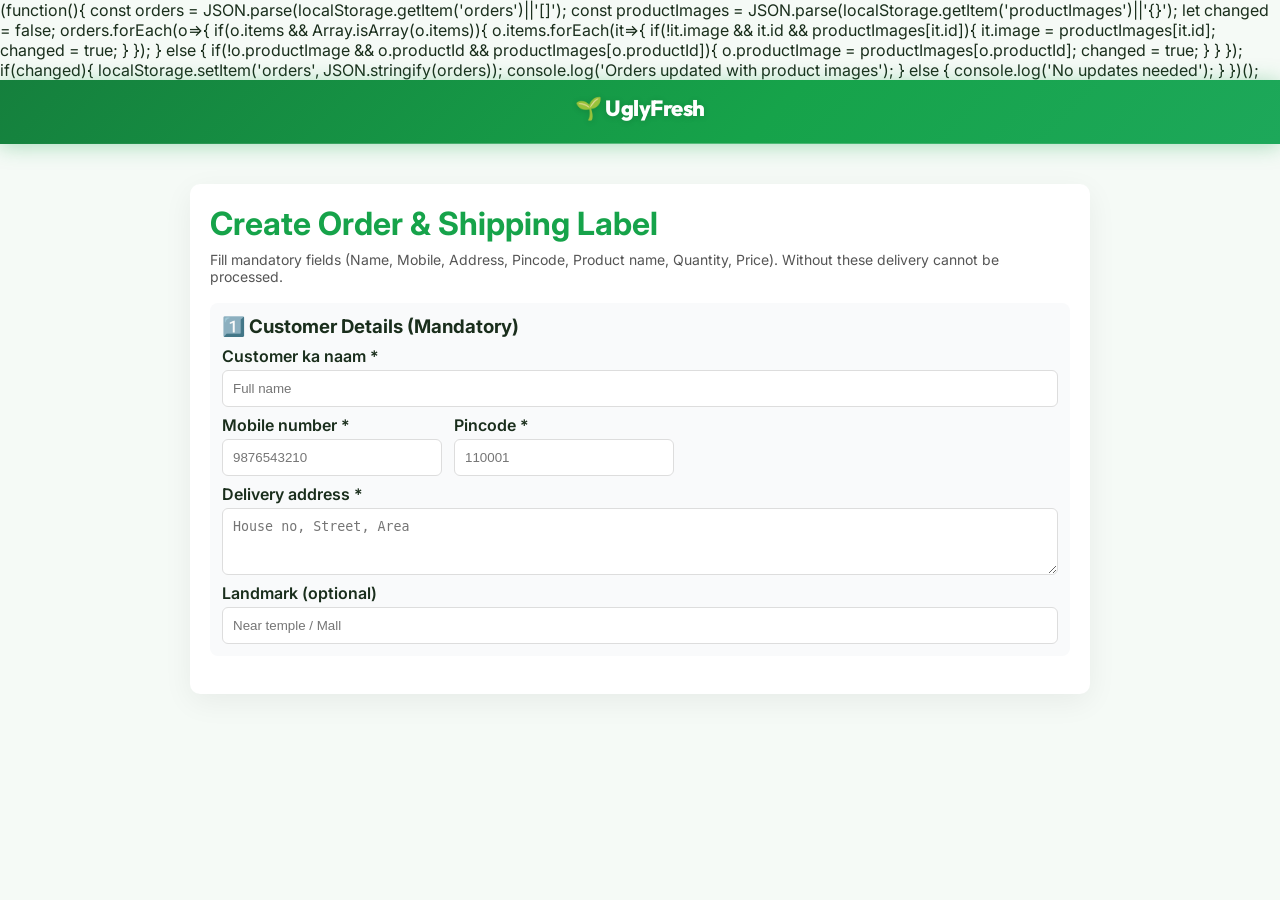
<file: buy_seller.html>
(function(){
  const orders = JSON.parse(localStorage.getItem('orders')||'[]');
  const productImages = JSON.parse(localStorage.getItem('productImages')||'{}');
  let changed = false;
  orders.forEach(o=>{
    if(o.items && Array.isArray(o.items)){
      o.items.forEach(it=>{
        if(!it.image && it.id && productImages[it.id]){ it.image = productImages[it.id]; changed = true; }
      });
    } else {
      if(!o.productImage && o.productId && productImages[o.productId]){ o.productImage = productImages[o.productId]; changed = true; }
    }
  });
  if(changed){ localStorage.setItem('orders', JSON.stringify(orders)); console.log('Orders updated with product images'); } else { console.log('No updates needed'); }
})();<!doctype html>
<html lang="en">
<head>
  <meta charset="utf-8">
  <meta name="viewport" content="width=device-width,initial-scale=1">
  <title>Seller Orders — UglyFresh</title>
  <link rel="preconnect" href="https://fonts.googleapis.com">
  <link rel="preconnect" href="https://fonts.gstatic.com" crossorigin>
  <link href="https://fonts.googleapis.com/css2?family=Inter:wght@300;400;500;600;700;800;900&family=Outfit:wght@400;600;700;800;900&display=swap" rel="stylesheet">
  <link rel="stylesheet" href="style.css">
  <style>
    main { max-width:900px; margin:40px auto; padding:20px; background:#fff; border-radius:10px; box-shadow:0 8px 30px rgba(0,0,0,0.06); }
    h1{ color:#16a34a; margin-bottom:8px }
    section{ margin:18px 0; padding:12px; border-radius:8px; background:#f9fafb; }
    label{ display:block; margin:8px 0 4px; font-weight:600 }
    input[type="text"], input[type="tel"], input[type="number"], textarea, select { width:100%; padding:10px; border-radius:6px; border:1px solid #ddd }
    .row{ display:flex; gap:12px; }
    .col{ flex:1 }
    .small { max-width:220px }
    .btn { padding:10px 14px; border-radius:8px; border:none; cursor:pointer; font-weight:700 }
    .btn-primary{ background:#16a34a; color:#fff }
    .btn-ghost{ background:#fff; border:1px solid #16a34a; color:#16a34a }
    .badge{ display:inline-block; background:#e6ffed; color:#087f5b; padding:6px 8px; border-radius:6px; font-weight:700 }
    .label-preview{ background:#fff; border:1px dashed #ddd; padding:10px; margin-top:8px; border-radius:6px }
    .timeline{ display:flex; gap:8px; align-items:center; margin-top:8px }
    .step{ padding:8px 10px; border-radius:8px; background:#fff; border:1px solid #eee; font-weight:700 }
    .step.active{ background:#16a34a; color:#fff }
    .note{ color:#555; font-size:14px; margin-top:8px }
  </style>
</head>
<body>
  <nav>
    <h1>🌱 UglyFresh</h1>
  </nav>
  <main>
    <h1>Create Order &amp; Shipping Label</h1>
    <p class="note">Fill mandatory fields (Name, Mobile, Address, Pincode, Product name, Quantity, Price). Without these delivery cannot be processed.</p>

    <!-- 1️⃣ Customer Details -->
    <section id="customer-details">
      <h3>1️⃣ Customer Details (Mandatory)</h3>
      <label for="cust-name">Customer ka naam *</label>
      <input id="cust-name" type="text" required placeholder="Full name">

      <div class="row">
        <div class="col small">
          <label for="cust-mobile">Mobile number *</label>
          <input id="cust-mobile" type="tel" pattern="[0-9]{10}" required placeholder="9876543210">
        </div>
        <div class="col small">
          <label for="cust-pincode">Pincode *</label>
          <input id="cust-pincode" type="text" pattern="[0-9]{6}" required placeholder="110001">
        </div>
      </div>

      <label for="cust-address">Delivery address *</label>
      <textarea id="cust-address" rows="3" required placeholder="House no, Street, Area"></textarea>

      <label for="cust-landmark">Landmark (optional)</label>
      <input id="cust-landmark" type="text" placeholder="Near temple / Mall">
    </section>




</html></body>  </main>    <!-- truncated: backup of seller page -->
</file>
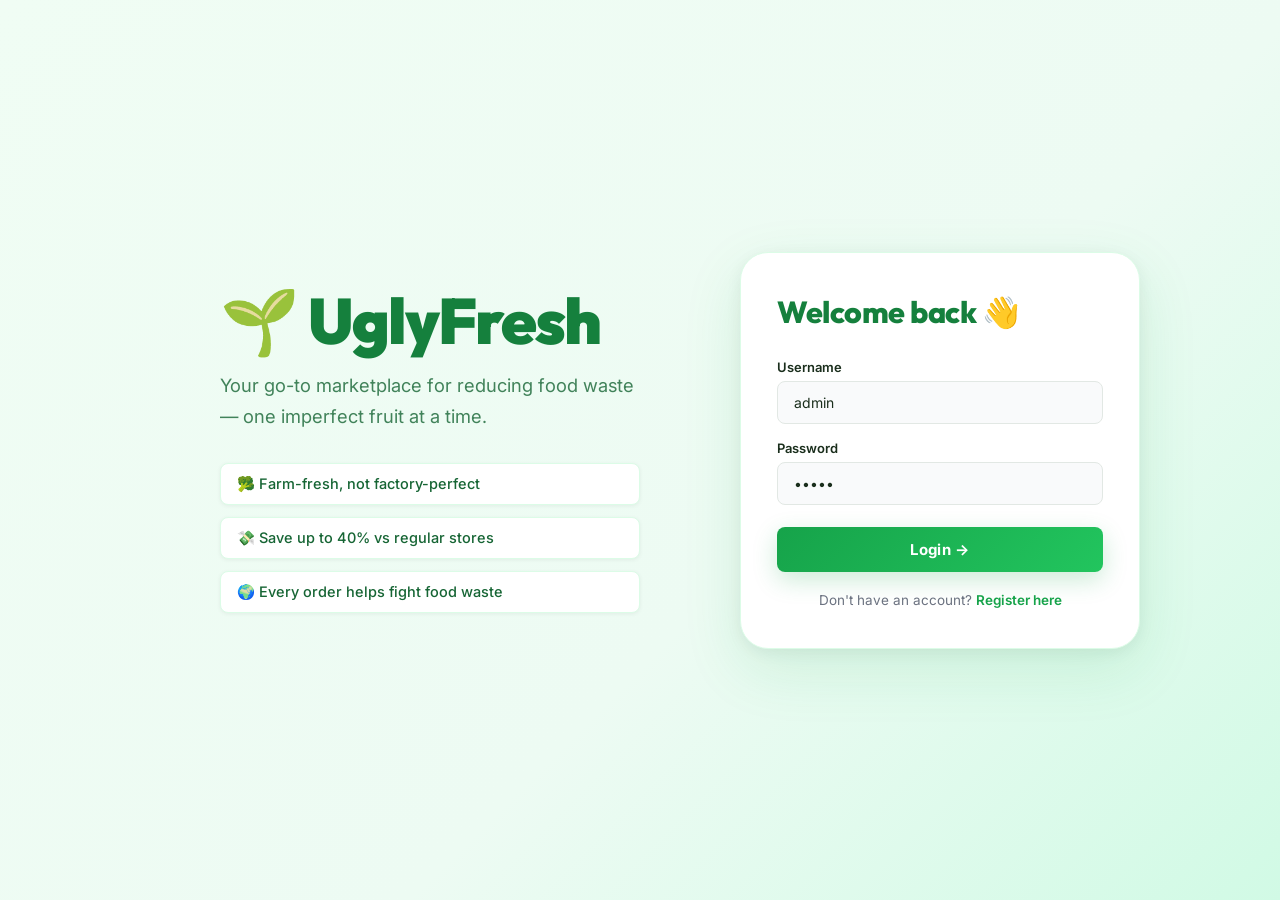
<file: cart.html>
<!DOCTYPE html>
<html lang="en">
<head>
  <meta charset="UTF-8">
  <meta name="viewport" content="width=device-width, initial-scale=1.0">
  <title>Your Cart – UglyFresh</title>
  <meta name="description" content="Review your UglyFresh cart and checkout to save money on fresh produce.">
  <link rel="preconnect" href="https://fonts.googleapis.com">
  <link rel="preconnect" href="https://fonts.gstatic.com" crossorigin>
  <link href="https://fonts.googleapis.com/css2?family=Inter:wght@300;400;500;600;700;800;900&family=Outfit:wght@400;600;700;800;900&display=swap" rel="stylesheet">
  <link rel="stylesheet" href="style.css">
</head>
<body>

  <!-- Navbar -->
  <nav>
    <h1>🌱 UglyFresh</h1>
    <div class="nav-buttons">
      <a href="index.html" class="cart-btn">🏠 Home</a>
      <a href="orders.html" class="cart-btn">📦 Orders</a>
    </div>
  </nav>

  <!-- Cart Hero -->
  <div class="cart-hero">
    <h1 class="cart-page-title">🛒 Your Shopping Cart</h1>
  </div>

  <!-- Cart Content -->
  <main id="cart-page"></main>

  <!-- Footer -->
  <footer>
    © 2025 <strong>UglyFresh</strong> | Eat Different. Waste Less.
  </footer>

  <script src="app.js"></script>
</body>
</html>
</file>
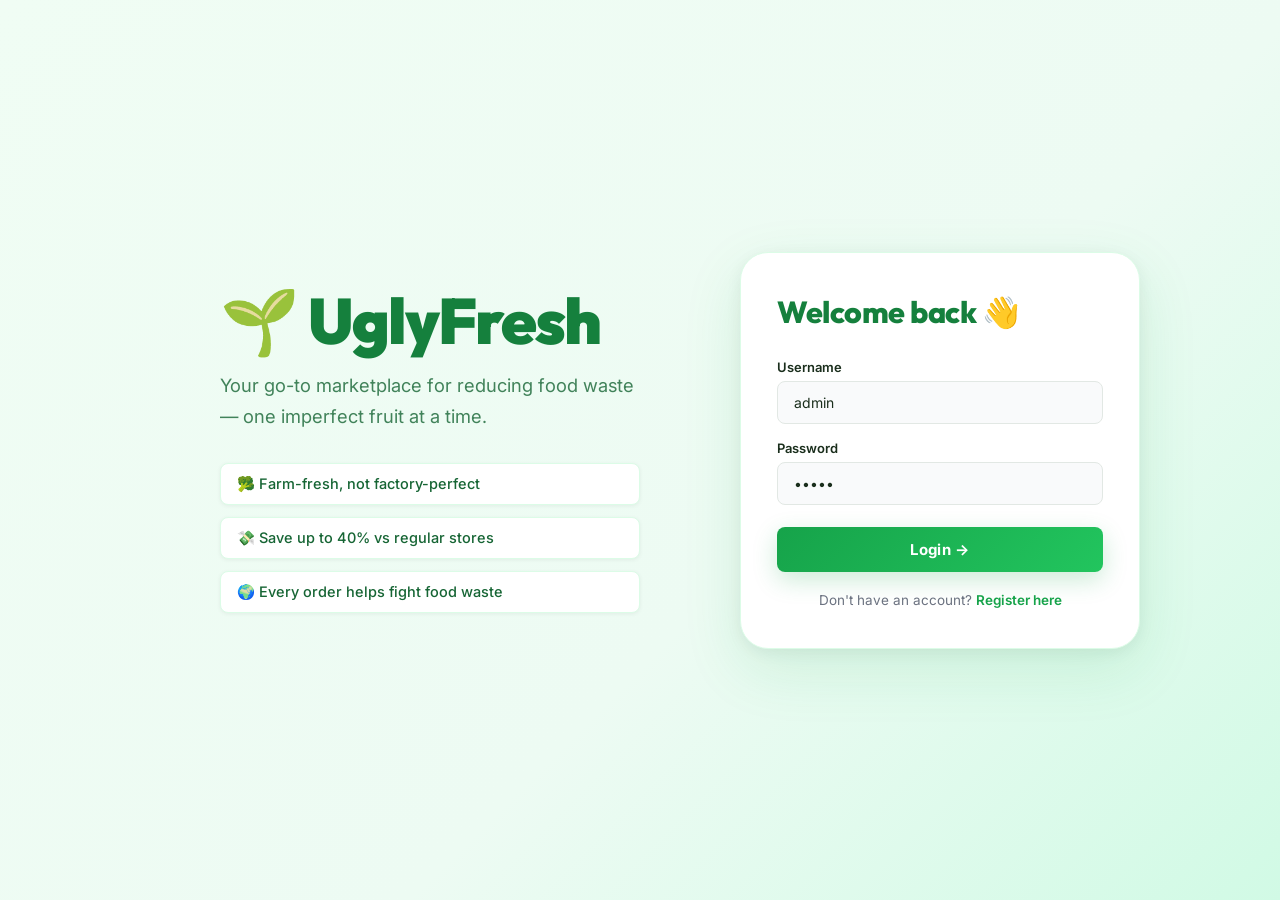
<file: login.html>
<!DOCTYPE html>
<html lang="en">
<head>
  <meta charset="UTF-8">
  <meta name="viewport" content="width=device-width, initial-scale=1.0">
  <title>Login – UglyFresh</title>
  <meta name="description" content="Log in to your UglyFresh account to buy ugly, fresh produce and help reduce food waste.">
  <link rel="preconnect" href="https://fonts.googleapis.com">
  <link rel="preconnect" href="https://fonts.gstatic.com" crossorigin>
  <link href="https://fonts.googleapis.com/css2?family=Inter:wght@300;400;500;600;700;800;900&family=Outfit:wght@400;600;700;800;900&display=swap" rel="stylesheet">
  <link rel="stylesheet" href="style.css">
</head>
<body>
  <div class="login-wrapper">

    <!-- Left branding panel -->
    <div class="login-left">
      <div class="logo-text">
        <h1>🌱 UglyFresh</h1>
        <p>Your go-to marketplace for reducing food waste — one imperfect fruit at a time.</p>
        <div class="login-perks">
          <div class="perk-item">🥦 Farm-fresh, not factory-perfect</div>
          <div class="perk-item">💸 Save up to 40% vs regular stores</div>
          <div class="perk-item">🌍 Every order helps fight food waste</div>
        </div>
      </div>
    </div>

    <!-- Right login form -->
    <div class="login-right">
      <div class="login-container">
        <h2>Welcome back 👋</h2>
        <form id="login-form">
          <div>
            <label for="username">Username</label>
            <input type="text" id="username" required placeholder="Enter your username" value="admin" autocomplete="username">
          </div>
          <div>
            <label for="password">Password</label>
            <input type="password" id="password" required placeholder="Enter your password" value="admin" autocomplete="current-password">
          </div>
          <button type="submit" id="login-submit-btn">Login →</button>
        </form>
        <p>Don't have an account? <a href="register.html">Register here</a></p>
      </div>
    </div>

  </div>

  <script src="app.js"></script>
  <script>
    document.getElementById('login-form').addEventListener('submit', function(event) {
      event.preventDefault();
      const username = document.getElementById('username').value;
      const password = document.getElementById('password').value;
      const registeredUser = localStorage.getItem('registeredUser');
      if (registeredUser) {
        const userData = JSON.parse(registeredUser);
        if (userData.username === username && userData.password === password) {
          window.location.href = 'index.html';
        } else {
          alert('Invalid username or password!');
        }
      } else {
        // allow admin/admin for demo
        if (username === 'admin' && password === 'admin') {
          window.location.href = 'index.html';
        } else {
          alert('No registered user found. Please register first.');
        }
      }
    });
  </script>
</body>
</html>
</file>
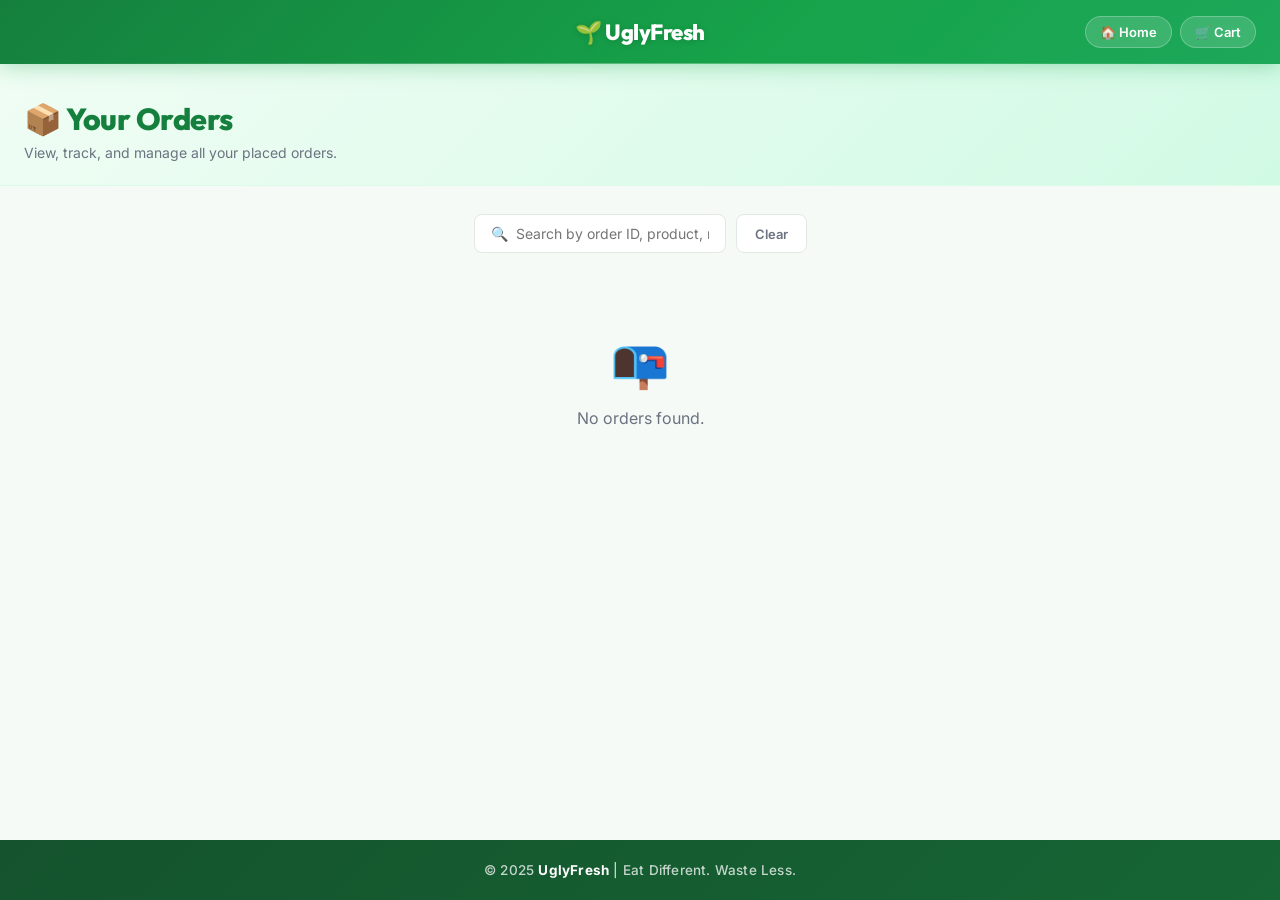
<file: orders.html>
<!doctype html>
<html lang="en">
<head>
  <meta charset="utf-8">
  <meta name="viewport" content="width=device-width,initial-scale=1">
  <title>Your Orders — UglyFresh</title>
  <meta name="description" content="View and manage your UglyFresh orders.">
  <link rel="preconnect" href="https://fonts.googleapis.com">
  <link rel="preconnect" href="https://fonts.gstatic.com" crossorigin>
  <link href="https://fonts.googleapis.com/css2?family=Inter:wght@300;400;500;600;700;800;900&family=Outfit:wght@400;600;700;800;900&display=swap" rel="stylesheet">
  <link rel="stylesheet" href="style.css">
  <style>
    /* Orders-specific styles that complement style.css */
    .orders-hero {
      background: linear-gradient(135deg, var(--green-50), #d1fae5);
      padding: 36px 24px 24px;
      border-bottom: 1px solid var(--green-100);
    }
    .orders-hero h1 {
      font-family: 'Outfit', sans-serif;
      font-size: 1.9rem;
      font-weight: 800;
      color: var(--green-700);
      letter-spacing: -0.5px;
      margin-bottom: 6px;
    }
    .orders-hero p {
      color: var(--text-muted);
      font-size: 14px;
    }

    .orders-wrapper {
      max-width: 900px;
      margin: 0 auto;
      padding: 28px 24px 60px;
    }

    .search-row {
      display: flex;
      gap: 10px;
      margin-bottom: 20px;
    }
    .search-row input {
      flex: 1;
      padding: 10px 16px;
      border-radius: var(--radius-sm, 8px);
      border: 1.5px solid var(--border, #e2e8e4);
      font-family: 'Inter', sans-serif;
      font-size: 14px;
      outline: none;
      transition: 0.2s;
      background: white;
      color: var(--text, #1a2e1c);
    }
    .search-row input:focus {
      border-color: var(--green-500, #22c55e);
      box-shadow: 0 0 0 3px rgba(34,197,94,0.1);
    }
    .search-row button {
      padding: 10px 18px;
      border-radius: var(--radius-sm, 8px);
      border: 1.5px solid var(--border, #e2e8e4);
      background: white;
      font-family: 'Inter', sans-serif;
      font-weight: 600;
      font-size: 13px;
      cursor: pointer;
      transition: 0.2s;
      color: var(--text-muted, #6b7280);
    }
    .search-row button:hover {
      background: var(--green-50, #f0fdf4);
      border-color: var(--green-300, #86efac);
      color: var(--green-700, #15803d);
    }

    .orders-list {
      display: flex;
      flex-direction: column;
      gap: 12px;
    }

    .order-item {
      display: flex;
      justify-content: space-between;
      align-items: center;
      padding: 16px 20px;
      background: white;
      border: 1px solid var(--border, #e2e8e4);
      border-radius: var(--radius-md, 14px);
      box-shadow: var(--shadow-sm, 0 1px 4px rgba(0,0,0,0.06));
      gap: 16px;
      transition: 0.2s;
    }
    .order-item:hover {
      border-color: var(--green-200, #bbf7d0);
      box-shadow: var(--shadow-md, 0 4px 16px rgba(0,0,0,0.09));
    }

    .order-meta {
      display: flex;
      align-items: center;
      gap: 14px;
    }
    .order-thumb {
      width: 58px;
      height: 58px;
      border-radius: 10px;
      object-fit: cover;
      flex-shrink: 0;
      background: var(--green-50);
    }
    .order-info .order-id {
      font-family: 'Outfit', sans-serif;
      font-weight: 700;
      font-size: 15px;
      color: var(--text, #1a2e1c);
    }
    .order-status {
      display: inline-block;
      font-size: 11px;
      font-weight: 700;
      padding: 2px 9px;
      border-radius: 50px;
      margin-left: 8px;
      background: var(--green-100);
      color: var(--green-700);
      text-transform: uppercase;
      letter-spacing: 0.4px;
    }
    .order-status.cancelled {
      background: #fee2e2;
      color: var(--red-dark, #dc2626);
    }
    .order-desc {
      font-size: 13px;
      color: var(--text-muted, #6b7280);
      margin-top: 3px;
    }

    .order-actions {
      display: flex;
      gap: 8px;
      flex-shrink: 0;
    }
    .order-actions .btn-details {
      padding: 7px 14px;
      border-radius: 8px;
      border: 1.5px solid var(--border);
      background: white;
      font-family: 'Inter', sans-serif;
      font-size: 13px;
      font-weight: 600;
      cursor: pointer;
      transition: 0.2s;
      color: var(--text-muted);
    }
    .order-actions .btn-details:hover {
      background: var(--green-50);
      border-color: var(--green-400);
      color: var(--green-700);
    }
    .order-actions .btn-cancel {
      padding: 7px 14px;
      border-radius: 8px;
      border: none;
      background: #fef2f2;
      color: var(--red, #ef4444);
      font-family: 'Inter', sans-serif;
      font-size: 13px;
      font-weight: 600;
      cursor: pointer;
      transition: 0.2s;
    }
    .order-actions .btn-cancel:hover {
      background: var(--red, #ef4444);
      color: white;
    }
    .order-actions .btn-cancel:disabled {
      background: #f3f4f6;
      color: #9ca3af;
      cursor: default;
    }

    .empty-orders {
      text-align: center;
      padding: 60px 20px;
      color: var(--text-muted);
      font-size: 16px;
    }
    .empty-orders span { font-size: 48px; display: block; margin-bottom: 16px; }

    /* Modal */
    .modal-overlay {
      position: fixed; inset: 0;
      background: rgba(0,0,0,0.45);
      display: flex; align-items: center; justify-content: center;
      z-index: 9999;
      backdrop-filter: blur(4px);
    }
    .modal-box {
      width: 680px;
      max-width: 95%;
      background: white;
      border-radius: 20px;
      padding: 28px 28px 24px;
      box-shadow: 0 24px 64px rgba(0,0,0,0.18);
      max-height: 85vh;
      overflow-y: auto;
    }
    .modal-box h3 {
      font-family: 'Outfit', sans-serif;
      font-size: 1.3rem;
      font-weight: 800;
      color: var(--green-700);
      margin-bottom: 16px;
    }
    .modal-item-row {
      display: flex;
      align-items: center;
      gap: 14px;
      padding: 10px 0;
      border-bottom: 1px solid var(--border);
    }
    .modal-item-row:last-of-type { border-bottom: none; }
    .modal-item-img {
      width: 68px; height: 68px;
      object-fit: cover;
      border-radius: 10px;
      flex-shrink: 0;
      background: var(--green-50);
    }
    .modal-item-name { font-weight: 700; font-size: 15px; margin-bottom: 3px; }
    .modal-item-price { font-size: 13px; color: var(--text-muted); }
    .modal-total {
      font-family: 'Outfit', sans-serif;
      font-size: 1.15rem;
      font-weight: 800;
      color: var(--green-700);
      margin-top: 14px;
      text-align: right;
    }
    .modal-customer {
      margin-top: 14px;
      padding: 12px 16px;
      background: var(--green-50);
      border-radius: 10px;
      font-size: 13.5px;
    }
    .modal-customer strong { display: block; margin-bottom: 4px; color: var(--text); }
    .modal-trace {
      margin-top: 10px;
      font-size: 12px;
      color: var(--text-muted);
    }
    .modal-close-row {
      display: flex;
      justify-content: flex-end;
      margin-top: 20px;
    }
    .modal-close-btn {
      padding: 9px 20px;
      border-radius: 8px;
      border: 1.5px solid var(--border);
      background: white;
      font-family: 'Inter', sans-serif;
      font-weight: 600;
      font-size: 14px;
      cursor: pointer;
      transition: 0.2s;
    }
    .modal-close-btn:hover { background: var(--green-50); border-color: var(--green-400); }
  </style>
</head>
<body>

  <!-- Navbar -->
  <nav>
    <h1>🌱 UglyFresh</h1>
    <div class="nav-buttons">
      <a href="index.html" class="cart-btn">🏠 Home</a>
      <a href="cart.html"  class="cart-btn">🛒 Cart</a>
    </div>
  </nav>

  <!-- Hero -->
  <div class="orders-hero">
    <h1>📦 Your Orders</h1>
    <p>View, track, and manage all your placed orders.</p>
  </div>

  <!-- Content -->
  <div class="orders-wrapper">
    <div class="search-row">
      <input id="orders-search" type="text" placeholder="🔍  Search by order ID, product, name, or phone…">
      <button onclick="document.getElementById('orders-search').value=''; renderOrders();">Clear</button>
    </div>
    <div id="orders-list" class="orders-list"></div>
  </div>

  <!-- Footer -->
  <footer>
    © 2025 <strong>UglyFresh</strong> | Eat Different. Waste Less.
  </footer>

  <script>
    function fmt(n){ return Number(n||0).toFixed(2); }

    function getProductImages(){
      try { return JSON.parse(localStorage.getItem('productImages')||'{}'); } catch(e){ return {}; }
    }

    function renderOrders(){
      const el  = document.getElementById('orders-list');
      const all = JSON.parse(localStorage.getItem('orders')||'[]').slice().reverse();
      const q   = (document.getElementById('orders-search')?.value||'').trim().toLowerCase();
      let list  = q ? all.filter(o => {
        return [o.id, o.product, o.customer?.name, o.customer?.phone, o.trackingId]
          .join(' ').toLowerCase().includes(q);
      }) : all;

      if (!list.length) {
        el.innerHTML = `<div class="empty-orders"><span>📭</span>No orders found.</div>`;
        return;
      }

      el.innerHTML = '';
      const pImg = getProductImages();

      list.forEach(o => {
        const item = document.createElement('div');
        item.className = 'order-item';

        // thumbnail
        let imgSrc = '';
        try {
          if (o.items?.length) imgSrc = o.items[0].image || pImg[o.items[0].id] || '';
          else imgSrc = o.productImage || (o.productId ? pImg[o.productId] : '') || '';
        } catch(e){}

        const prodText = o.product
          ? `${o.product} × ${o.qty||1}`
          : (o.items?.map(it => `${it.name} ×${it.qty}`).join(', ') || '');

        const statusClass = o.status === 'cancelled' ? 'cancelled' : '';

        item.innerHTML = `
          <div class="order-meta">
            <img class="order-thumb" src="${imgSrc}" alt="" onerror="this.style.display='none'">
            <div class="order-info">
              <div class="order-id">
                ${o.id}
                <span class="order-status ${statusClass}">${o.status || 'placed'}</span>
              </div>
              <div class="order-desc">${prodText} — ₹${fmt(o.total)}</div>
            </div>
          </div>
          <div class="order-actions">
            <button class="btn-details" onclick="showOrderDetails('${o.id}')">Details</button>
            ${o.status === 'cancelled'
              ? `<button class="btn-cancel" disabled>Cancelled</button>`
              : `<button class="btn-cancel" onclick="cancelOrder('${o.id}')">Cancel</button>`
            }
          </div>
        `;
        el.appendChild(item);
      });
    }

    function showOrderDetails(id) {
      const orders = JSON.parse(localStorage.getItem('orders')||'[]');
      const o = orders.find(x => x.id === id);
      if (!o) { alert('Order not found'); return; }
      const pImg = getProductImages();

      let itemsHTML = '';
      if (o.items?.length) {
        o.items.forEach(it => {
          const src = it.image || pImg[it.id] || '';
          itemsHTML += `
            <div class="modal-item-row">
              <img class="modal-item-img" src="${src}" alt="${it.name}" onerror="this.style.display='none'">
              <div>
                <div class="modal-item-name">${it.name}</div>
                <div class="modal-item-price">₹${fmt(it.price)} × ${it.qty} = ₹${fmt(it.total)}</div>
              </div>
            </div>`;
        });
      } else {
        const src = o.productImage || (o.productId ? pImg[o.productId] : '') || '';
        itemsHTML = `
          <div class="modal-item-row">
            <img class="modal-item-img" src="${src}" alt="${o.product||''}" onerror="this.style.display='none'">
            <div>
              <div class="modal-item-name">${o.product||''}</div>
              <div class="modal-item-price">₹${fmt(o.price||o.total||0)} × ${o.qty||1}</div>
            </div>
          </div>`;
      }

      const overlay = document.createElement('div');
      overlay.className = 'modal-overlay';
      overlay.innerHTML = `
        <div class="modal-box">
          <h3>Order ${o.id}</h3>
          <div style="font-size:13px;color:var(--text-muted);margin-bottom:14px;">
            Status: <strong style="color:${o.status==='cancelled'?'var(--red)':'var(--green-700)'}">
              ${o.status||'placed'}
            </strong>
          </div>
          ${itemsHTML}
          <div class="modal-total">Total: ₹${fmt(o.total)}</div>
          ${o.customer ? `
          <div class="modal-customer">
            <strong>${o.customer.name||''}</strong>
            ${o.customer.phone||''}<br>
            ${o.customer.address||''} ${o.customer.pincode ? '('+o.customer.pincode+')' : ''}
          </div>` : ''}
          <div class="modal-trace">
            Placed: ${o.createdAt ? new Date(o.createdAt).toLocaleString() : 'N/A'}
            ${o.trackingId ? ' &nbsp;|&nbsp; Tracking: '+o.trackingId : ''}
          </div>
          <div class="modal-close-row">
            <button class="modal-close-btn" onclick="this.closest('.modal-overlay').remove()">Close</button>
          </div>
        </div>`;
      overlay.addEventListener('click', e => { if (e.target === overlay) overlay.remove(); });
      document.body.appendChild(overlay);
    }

    function cancelOrder(id) {
      if (!confirm('Cancel order ' + id + '?')) return;
      const orders = JSON.parse(localStorage.getItem('orders')||'[]');
      const idx = orders.findIndex(x => x.id === id);
      if (idx === -1) { alert('Order not found'); return; }
      orders[idx].status = 'cancelled';
      orders[idx].cancelledAt = new Date().toISOString();
      localStorage.setItem('orders', JSON.stringify(orders));
      renderOrders();
    }

    document.addEventListener('input', e => {
      if (e.target?.id === 'orders-search') renderOrders();
    });
    document.addEventListener('DOMContentLoaded', renderOrders);
  </script>
</body>
</html>
</file>
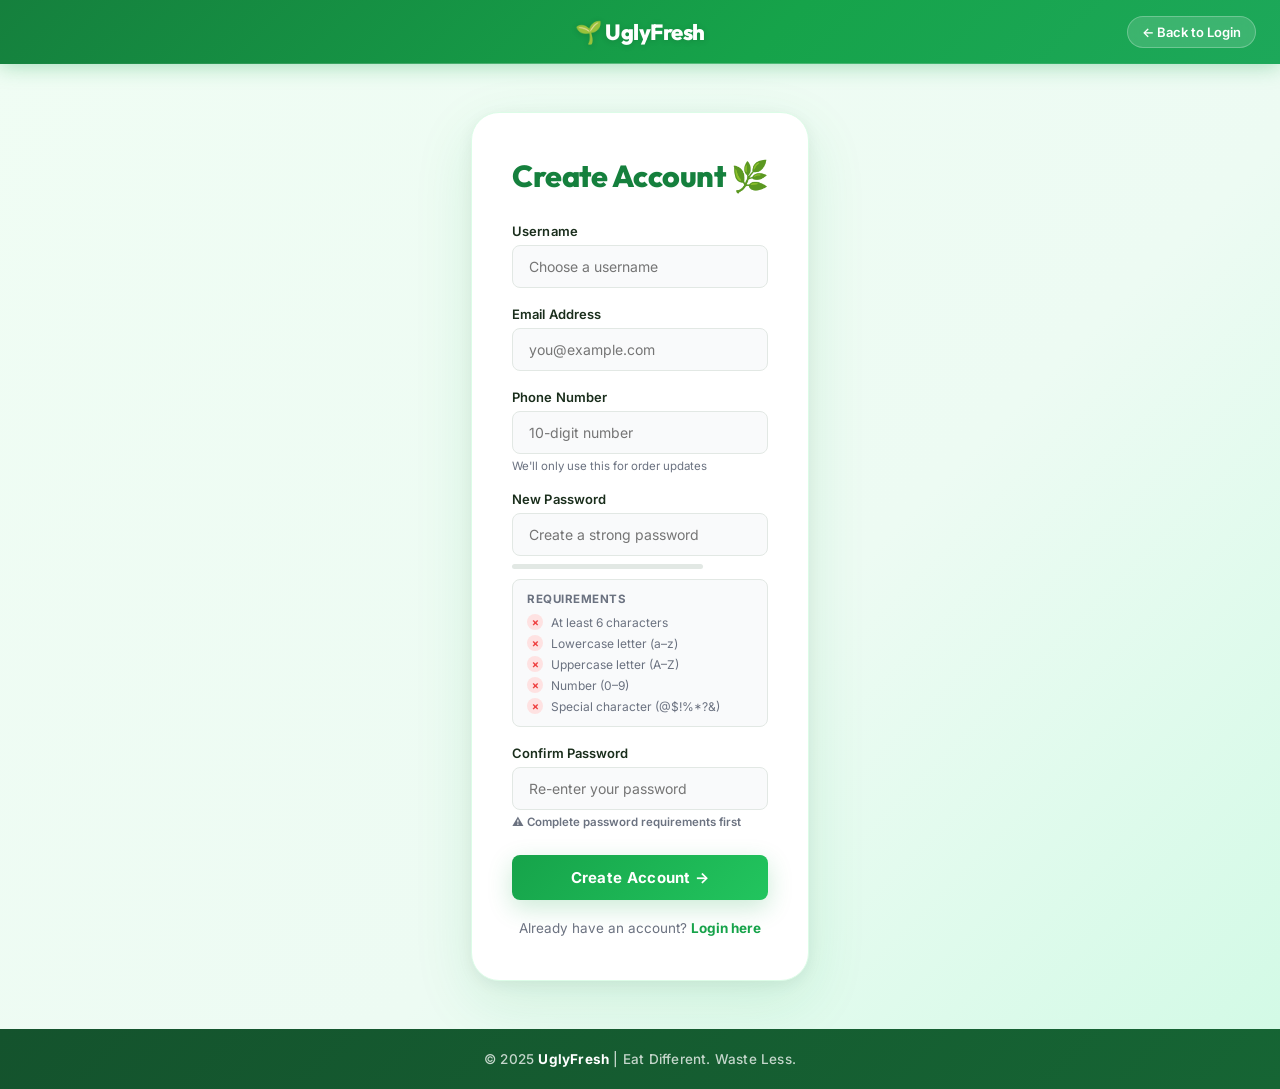
<file: register.html>
<!DOCTYPE html>
<html lang="en">
<head>
    <meta charset="UTF-8">
    <meta name="viewport" content="width=device-width, initial-scale=1.0">
    <title>Create Account – UglyFresh</title>
    <meta name="description" content="Create your UglyFresh account and start saving money while reducing food waste.">
    <link rel="preconnect" href="https://fonts.googleapis.com">
    <link rel="preconnect" href="https://fonts.gstatic.com" crossorigin>
    <link href="https://fonts.googleapis.com/css2?family=Inter:wght@300;400;500;600;700;800;900&family=Outfit:wght@400;600;700;800;900&display=swap" rel="stylesheet">
    <link rel="stylesheet" href="style.css">
</head>
<body class="page-blue-bg">

    <!-- Navigation Bar -->
    <nav>
        <h1>🌱 UglyFresh</h1>
        <div class="nav-buttons">
            <a href="login.html" class="cart-btn">← Back to Login</a>
        </div>
    </nav>

    <!-- Register Container -->
    <div class="register-container">
        <h2>Create Account 🌿</h2>

        <form id="registerForm" onsubmit="handleRegister(event)">

            <!-- Username -->
            <div class="form-group">
                <label for="username">Username</label>
                <input type="text" id="username" name="username"
                    placeholder="Choose a username"
                    autocomplete="username" required minlength="3">
            </div>

            <!-- Email -->
            <div class="form-group">
                <label for="email">Email Address</label>
                <input type="email" id="email" name="email"
                    placeholder="you@example.com"
                    autocomplete="email" required>
            </div>

            <!-- Phone -->
            <div class="form-group">
                <label for="phoneno">Phone Number</label>
                <input type="tel" id="phoneno" name="phoneno"
                    placeholder="10-digit number"
                    autocomplete="tel" pattern="[0-9]{10}" required>
                <small>We'll only use this for order updates</small>
            </div>

            <!-- Password -->
            <div class="form-group">
                <label for="password">New Password</label>
                <input type="password" id="password" name="password"
                    placeholder="Create a strong password"
                    autocomplete="new-password" required minlength="6"
                    oninput="checkPasswordStrength()">

                <div id="password-strength-container">
                    <div id="password-strength-meter"></div>
                    <span id="password-strength-text"></span>
                </div>

                <!-- Requirements Checklist -->
                <div id="password-requirements">
                    <p class="requirements-title">Requirements</p>
                    <div id="req-length" class="requirement unchecked">
                        <span class="req-icon">✗</span> At least 6 characters
                    </div>
                    <div id="req-lowercase" class="requirement unchecked">
                        <span class="req-icon">✗</span> Lowercase letter (a–z)
                    </div>
                    <div id="req-uppercase" class="requirement unchecked">
                        <span class="req-icon">✗</span> Uppercase letter (A–Z)
                    </div>
                    <div id="req-number" class="requirement unchecked">
                        <span class="req-icon">✗</span> Number (0–9)
                    </div>
                    <div id="req-special" class="requirement unchecked">
                        <span class="req-icon">✗</span> Special character (@$!%*?&)
                    </div>
                </div>
            </div>

            <!-- Confirm Password -->
            <div class="form-group">
                <label for="confirmPassword">Confirm Password</label>
                <input type="password" id="confirmPassword" name="confirmPassword"
                    placeholder="Re-enter your password"
                    autocomplete="new-password" disabled required>
                <small id="confirm-disabled-msg" class="disabled-msg">⚠️ Complete password requirements first</small>
            </div>

            <!-- Submit -->
            <button type="submit" class="register-btn">Create Account →</button>
        </form>

        <p class="login-link">Already have an account? <a href="login.html">Login here</a></p>
    </div>

    <footer>
        © 2025 <strong>UglyFresh</strong> | Eat Different. Waste Less.
    </footer>

    <script src="app.js"></script>
    <script>
        function checkPasswordRequirements(password) {
            const hasLength    = password.length >= 6;
            const hasLowercase = /[a-z]/.test(password);
            const hasUppercase = /[A-Z]/.test(password);
            const hasNumber    = /\d/.test(password);
            const hasSpecial   = /[@$!%*?&]/.test(password);

            updateRequirement('req-length',    hasLength);
            updateRequirement('req-lowercase', hasLowercase);
            updateRequirement('req-uppercase', hasUppercase);
            updateRequirement('req-number',    hasNumber);
            updateRequirement('req-special',   hasSpecial);

            const allMet = hasLength && hasLowercase && hasUppercase && hasNumber && hasSpecial;
            const confirmField  = document.getElementById('confirmPassword');
            const disabledMsg   = document.getElementById('confirm-disabled-msg');

            if (allMet) {
                confirmField.disabled = false;
                disabledMsg.style.display = 'none';
                confirmField.style.opacity = '1';
                confirmField.style.cursor  = 'text';
            } else {
                confirmField.disabled = true;
                disabledMsg.style.display = 'block';
                confirmField.style.opacity = '0.5';
                confirmField.style.cursor  = 'not-allowed';
                confirmField.value = '';
            }
            return allMet;
        }

        function updateRequirement(elementId, isMet) {
            const el   = document.getElementById(elementId);
            const icon = el.querySelector('.req-icon');
            if (isMet) {
                el.classList.replace('unchecked', 'checked');
                icon.textContent = '✓';
            } else {
                el.classList.replace('checked', 'unchecked');
                icon.textContent = '✗';
            }
        }

        function checkPasswordStrength() {
            const password     = document.getElementById('password').value;
            const strengthMeter = document.getElementById('password-strength-meter');
            const strengthText  = document.getElementById('password-strength-text');

            checkPasswordRequirements(password);

            if (password.length === 0) {
                strengthMeter.style.width = '0%';
                strengthMeter.className   = '';
                strengthText.textContent  = '';
                return;
            }

            let strength = 0;
            if (password.length >= 6)  strength++;
            if (password.length >= 10) strength++;
            if (password.length >= 14) strength++;
            if (/[a-z]/.test(password))     strength++;
            if (/[A-Z]/.test(password))     strength++;
            if (/\d/.test(password))        strength++;
            if (/[@$!%*?&]/.test(password)) strength++;

            const pct = (strength / 7) * 100;
            strengthMeter.style.width = pct + '%';

            if (strength <= 2) {
                strengthMeter.className  = 'strength-bad';
                strengthText.textContent = '❌ Weak';
                strengthText.className   = 'strength-text-bad';
            } else if (strength <= 4) {
                strengthMeter.className  = 'strength-good';
                strengthText.textContent = '⚠️ Fair';
                strengthText.className   = 'strength-text-good';
            } else {
                strengthMeter.className  = 'strength-strong';
                strengthText.textContent = '✅ Strong';
                strengthText.className   = 'strength-text-strong';
            }
        }

        function handleRegister(event) {
            event.preventDefault();
            const username        = document.getElementById('username').value;
            const email           = document.getElementById('email').value;
            const phoneno         = document.getElementById('phoneno').value;
            const password        = document.getElementById('password').value;
            const confirmPassword = document.getElementById('confirmPassword').value;

            const passwordRegex = /^(?=.*[a-z])(?=.*[A-Z])(?=.*\d)(?=.*[@$!%*?&])[A-Za-z\d@$!%*?&]{6,}$/;
            if (!passwordRegex.test(password)) {
                alert('Password must meet all requirements shown below the field.');
                return;
            }
            if (password !== confirmPassword) {
                alert('Passwords do not match!');
                return;
            }

            localStorage.setItem('registeredUser', JSON.stringify({ username, email, phoneno, password }));
            alert('Registration successful! Welcome, ' + username);
            setTimeout(() => { window.location.href = 'index.html'; }, 800);
        }
    </script>
</body>
</html>
</file>
<file: style.css>
/* ============================================================
   UglyFresh — Premium UI Stylesheet
   ============================================================ */

/* Google Fonts */
@import url('https://fonts.googleapis.com/css2?family=Inter:wght@300;400;500;600;700;800;900&family=Outfit:wght@400;600;700;800;900&display=swap');

/* ── Design Tokens ──────────────────────────────────────────── */
:root {
  --green-50:  #f0fdf4;
  --green-100: #dcfce7;
  --green-200: #bbf7d0;
  --green-400: #4ade80;
  --green-500: #22c55e;
  --green-600: #16a34a;
  --green-700: #15803d;
  --green-800: #166534;
  --green-900: #14532d;

  --surface:   #ffffff;
  --bg:        #f5faf6;
  --bg-dark:   #0f1a13;
  --text:      #1a2e1c;
  --text-muted:#6b7280;
  --border:    #e2e8e4;

  --amber:     #f59e0b;
  --red:       #ef4444;
  --red-dark:  #dc2626;

  --radius-sm: 8px;
  --radius-md: 14px;
  --radius-lg: 20px;
  --radius-xl: 28px;

  --shadow-sm: 0 1px 4px rgba(0,0,0,0.06);
  --shadow-md: 0 4px 16px rgba(0,0,0,0.09);
  --shadow-lg: 0 8px 32px rgba(0,0,0,0.12);
  --shadow-green: 0 8px 24px rgba(22,163,74,0.22);

  --transition: 0.25s cubic-bezier(0.4,0,0.2,1);
}

/* ── Reset ──────────────────────────────────────────────────── */
*, *::before, *::after { margin:0; padding:0; box-sizing:border-box; }

html { scroll-behavior: smooth; }

body {
  font-family: 'Inter', 'Segoe UI', sans-serif;
  background: var(--bg);
  color: var(--text);
  display: flex;
  flex-direction: column;
  min-height: 100vh;
  -webkit-font-smoothing: antialiased;
}

/* ── Scrollbar ──────────────────────────────────────────────── */
::-webkit-scrollbar { width: 6px; }
::-webkit-scrollbar-track { background: var(--bg); }
::-webkit-scrollbar-thumb { background: var(--green-300, #86efac); border-radius: 99px; }

/* ============================================================
   NAVBAR
   ============================================================ */
nav {
  background: linear-gradient(135deg, var(--green-700) 0%, var(--green-600) 60%, #1da85a 100%);
  color: white;
  padding: 0 24px;
  height: 64px;
  display: flex;
  align-items: center;
  justify-content: space-between;
  position: sticky;
  top: 0;
  z-index: 100;
  box-shadow: 0 2px 20px rgba(22,163,74,0.35);
  gap: 16px;
}

nav::after {
  content: '';
  position: absolute;
  bottom: 0; left: 0; right: 0;
  height: 1px;
  background: linear-gradient(90deg, transparent, rgba(255,255,255,0.3), transparent);
}

nav h1 {
  font-family: 'Outfit', sans-serif;
  font-size: 22px;
  font-weight: 800;
  letter-spacing: -0.5px;
  color: white;
  position: absolute;
  left: 50%;
  transform: translateX(-50%);
  white-space: nowrap;
  text-shadow: 0 1px 6px rgba(0,0,0,0.15);
  z-index: 5;
}

.nav-buttons {
  display: flex;
  align-items: center;
  gap: 8px;
  flex: 1 1 auto;
  justify-content: flex-end;
}

/* Search bar */
#search {
  padding: 8px 14px;
  border-radius: 50px;
  border: none;
  outline: none;
  width: 200px;
  background: rgba(255,255,255,0.18);
  color: white;
  font-size: 13px;
  font-family: 'Inter', sans-serif;
  backdrop-filter: blur(8px);
  transition: var(--transition);
  border: 1.5px solid rgba(255,255,255,0.2);
}
#search::placeholder { color: rgba(255,255,255,0.65); }
#search:focus {
  width: 240px;
  background: rgba(255,255,255,0.28);
  border-color: rgba(255,255,255,0.5);
  box-shadow: 0 0 0 3px rgba(255,255,255,0.15);
}

/* Nav Buttons */
.cart-btn, #logout-btn {
  background: rgba(255,255,255,0.15);
  color: white;
  border: 1.5px solid rgba(255,255,255,0.25);
  padding: 7px 14px;
  border-radius: 50px;
  font-weight: 600;
  font-size: 13px;
  cursor: pointer;
  transition: var(--transition);
  white-space: nowrap;
  flex-shrink: 0;
  text-decoration: none;
  font-family: 'Inter', sans-serif;
  backdrop-filter: blur(6px);
}
.cart-btn:hover, #logout-btn:hover {
  background: rgba(255,255,255,0.3);
  border-color: rgba(255,255,255,0.5);
  transform: translateY(-1px);
  box-shadow: 0 4px 12px rgba(0,0,0,0.15);
}

/* ============================================================
   HERO SECTION
   ============================================================ */
header:not(.category-section) {
  text-align: center;
  padding: 80px 24px;
  background-image:
    linear-gradient(135deg, rgba(15,26,19,0.68) 0%, rgba(22,163,74,0.45) 100%),
    url("./res/banner.jpg");
  background-size: cover;
  background-position: center;
  background-repeat: no-repeat;
  color: white;
  position: relative;
  overflow: hidden;
}
header:not(.category-section)::before {
  content: '';
  position: absolute;
  bottom: -1px; left: 0; right: 0;
  height: 60px;
  background: var(--bg);
  clip-path: ellipse(55% 100% at 50% 100%);
}
header h2 {
  font-family: 'Outfit', sans-serif;
  font-size: clamp(1.8rem, 5vw, 3rem);
  font-weight: 900;
  letter-spacing: -1px;
  margin-bottom: 12px;
  text-shadow: 0 2px 12px rgba(0,0,0,0.25);
}
header p {
  font-size: 1.05rem;
  color: rgba(255,255,255,0.88);
  font-weight: 400;
  max-width: 480px;
  margin: 0 auto;
  line-height: 1.6;
}

/* ============================================================
   CATEGORY SECTION
   ============================================================ */
.category-section {
  display: flex;
  gap: 10px;
  justify-content: center;
  flex-wrap: wrap;
  padding: 20px 24px 10px;
  background: transparent;
}

.category-btn {
  padding: 9px 22px;
  border: 2px solid var(--green-200);
  background: white;
  color: var(--green-700);
  border-radius: 50px;
  font-weight: 600;
  font-size: 13.5px;
  font-family: 'Inter', sans-serif;
  cursor: pointer;
  transition: var(--transition);
  box-shadow: var(--shadow-sm);
}
.category-btn:hover {
  border-color: var(--green-500);
  background: var(--green-50);
  transform: translateY(-2px);
  box-shadow: var(--shadow-md);
}
.category-btn.active {
  background: linear-gradient(135deg, var(--green-600), var(--green-500));
  color: white;
  border-color: transparent;
  box-shadow: var(--shadow-green);
  transform: translateY(-2px);
}

/* ============================================================
   PRODUCT GRID
   ============================================================ */
.product-grid {
  display: grid;
  grid-template-columns: repeat(auto-fill, minmax(260px, 1fr));
  gap: 24px;
  padding: 24px 32px 48px;
  flex: 1;
}

/* ── Product Card ────────────────────────────────────────────── */
.card {
  background: var(--surface);
  border-radius: var(--radius-lg);
  overflow: hidden;
  box-shadow: var(--shadow-md);
  transition: var(--transition);
  position: relative;
  display: flex;
  flex-direction: column;
  border: 1px solid var(--border);
}
.card:hover {
  transform: translateY(-6px);
  box-shadow: 0 16px 40px rgba(22,163,74,0.18), 0 4px 12px rgba(0,0,0,0.08);
  border-color: var(--green-200);
}

.card img {
  width: 100%;
  height: 180px;
  object-fit: cover;
  flex: 0 0 auto;
  transition: transform 0.4s ease;
}
.card:hover img { transform: scale(1.04); }

.card-content {
  padding: 18px 18px 16px;
  flex: 1;
  display: flex;
  flex-direction: column;
  gap: 8px;
}

.card-content h3 {
  font-family: 'Outfit', sans-serif;
  font-size: 17px;
  font-weight: 700;
  color: var(--text);
  line-height: 1.3;
}

.card-content p {
  font-size: 13px;
  color: var(--text-muted);
  line-height: 1.5;
  flex: 1;
}

.price {
  font-weight: 800;
  font-size: 17px;
  color: var(--green-600);
  letter-spacing: -0.3px;
}

/* ── Card Buttons ──────────────────────────────────────────── */
.card-buttons {
  display: flex;
  gap: 8px;
  margin-top: 6px;
}

.add-btn,
.buy-now-btn {
  flex: 1;
  display: flex;
  justify-content: center;
  align-items: center;
  height: 40px;
  border-radius: var(--radius-sm);
  font-weight: 700;
  font-size: 13px;
  font-family: 'Inter', sans-serif;
  border: none;
  cursor: pointer;
  transition: var(--transition);
  letter-spacing: 0.2px;
}

.add-btn {
  background: linear-gradient(135deg, var(--green-600), var(--green-500));
  color: white;
  box-shadow: 0 3px 10px rgba(22,163,74,0.28);
}
.add-btn:hover {
  background: linear-gradient(135deg, var(--green-700), var(--green-600));
  transform: translateY(-2px);
  box-shadow: 0 6px 16px rgba(22,163,74,0.35);
}

.buy-now-btn {
  background: linear-gradient(135deg, #f59e0b, #fbbf24);
  color: #1a1a1a;
  box-shadow: 0 3px 10px rgba(245,158,11,0.25);
}
.buy-now-btn:hover {
  background: linear-gradient(135deg, #d97706, #f59e0b);
  transform: translateY(-2px);
  box-shadow: 0 6px 16px rgba(245,158,11,0.35);
}

/* ── Badge (optional category tag on card) ──────────────────── */
.card-badge {
  position: absolute;
  top: 12px;
  left: 12px;
  background: linear-gradient(135deg, var(--green-600), var(--green-500));
  color: white;
  font-size: 11px;
  font-weight: 700;
  padding: 4px 10px;
  border-radius: 50px;
  text-transform: uppercase;
  letter-spacing: 0.5px;
  box-shadow: 0 2px 8px rgba(22,163,74,0.3);
}

/* ============================================================
   CART PAGE
   ============================================================ */
.cart-page-title {
  font-family: 'Outfit', sans-serif;
  font-size: 1.8rem;
  font-weight: 800;
  color: var(--green-700);
  padding: 28px 24px 4px;
}

.cart-container {
  display: flex;
  flex-direction: column;
  gap: 16px;
  padding: 20px 24px;
  max-width: 900px;
  margin: 0 auto;
  width: 100%;
}

.cart-item {
  display: grid;
  grid-template-columns: 90px 1fr auto auto auto;
  gap: 16px;
  align-items: center;
  padding: 16px 20px;
  border: 1px solid var(--border);
  border-radius: var(--radius-md);
  background: var(--surface);
  box-shadow: var(--shadow-sm);
  transition: var(--transition);
}
.cart-item:hover {
  border-color: var(--green-200);
  box-shadow: var(--shadow-md);
}

.item-image {
  width: 90px;
  height: 90px;
  overflow: hidden;
  border-radius: var(--radius-sm);
}
.item-image img {
  width: 100%;
  height: 100%;
  object-fit: cover;
}

.item-details h3 {
  font-family: 'Outfit', sans-serif;
  font-size: 16px;
  font-weight: 700;
  margin-bottom: 4px;
  color: var(--text);
}
.item-price {
  color: var(--text-muted);
  font-size: 13px;
}

.quantity-control {
  display: flex;
  align-items: center;
  gap: 8px;
}

.qty-btn {
  width: 32px;
  height: 32px;
  border: 1.5px solid var(--green-400);
  background: white;
  color: var(--green-600);
  font-size: 16px;
  font-weight: 700;
  border-radius: var(--radius-sm);
  cursor: pointer;
  transition: var(--transition);
  display: flex; align-items: center; justify-content: center;
}
.qty-btn:hover {
  background: var(--green-600);
  color: white;
  border-color: var(--green-600);
  transform: scale(1.1);
}

.qty-input {
  width: 44px;
  height: 32px;
  text-align: center;
  border: 1.5px solid var(--border);
  border-radius: var(--radius-sm);
  font-size: 14px;
  font-weight: 600;
  font-family: 'Inter', sans-serif;
  outline: none;
  transition: var(--transition);
}
.qty-input:focus { border-color: var(--green-500); }

.item-total {
  text-align: center;
  font-weight: 800;
  font-size: 17px;
  color: var(--green-600);
  min-width: 70px;
}

.remove-btn {
  background: #fef2f2;
  color: var(--red);
  border: 1.5px solid #fecaca;
  padding: 7px 13px;
  border-radius: var(--radius-sm);
  cursor: pointer;
  font-size: 13px;
  font-weight: 600;
  transition: var(--transition);
}
.remove-btn:hover {
  background: var(--red);
  color: white;
  border-color: var(--red);
  transform: scale(1.05);
}

.cart-summary {
  text-align: right;
  padding: 20px;
  font-size: 22px;
  font-weight: 800;
  color: var(--green-700);
  border-top: 2px solid var(--green-100);
  margin-top: 8px;
  font-family: 'Outfit', sans-serif;
}

.empty-cart {
  text-align: center;
  font-size: 18px;
  padding: 60px 40px;
  color: var(--text-muted);
}

/* ============================================================
   FOOTER
   ============================================================ */
footer {
  background: linear-gradient(135deg, var(--green-900), var(--green-800));
  color: rgba(255,255,255,0.75);
  text-align: center;
  padding: 22px;
  font-size: 13.5px;
  font-weight: 500;
  margin-top: auto;
  letter-spacing: 0.2px;
}
footer strong { color: white; }

/* ============================================================
   LOGIN PAGE
   ============================================================ */
.login-wrapper {
  display: flex;
  min-height: 100vh;
  background: linear-gradient(135deg, var(--green-50) 0%, #edfbf3 60%, #d1fae5 100%);
  justify-content: center;
  align-items: center;
  gap: 0;
}

.login-left {
  flex: 1.2;
  display: flex;
  flex-direction: column;
  justify-content: center;
  align-items: flex-end;
  padding: 60px 60px 60px 40px;
}

.logo-text {
  max-width: 420px;
}

.logo-text h1 {
  font-family: 'Outfit', sans-serif;
  font-size: clamp(2.8rem, 5vw, 4.2rem);
  font-weight: 900;
  color: var(--green-700);
  margin-bottom: 16px;
  letter-spacing: -2px;
  line-height: 1.05;
}

.logo-text p {
  font-size: 1.15rem;
  font-weight: 400;
  color: var(--green-800);
  line-height: 1.65;
  opacity: 0.8;
}

.login-right {
  flex: 1;
  display: flex;
  justify-content: flex-start;
  align-items: center;
  padding: 40px;
}

.login-container {
  width: 100%;
  max-width: 400px;
  background: white;
  padding: 40px 36px;
  border-radius: var(--radius-xl);
  box-shadow: 0 20px 60px rgba(22,163,74,0.12), 0 4px 16px rgba(0,0,0,0.06);
  border: 1px solid var(--green-100);
}

.login-container h2 {
  font-family: 'Outfit', sans-serif;
  font-size: 1.9rem;
  font-weight: 800;
  color: var(--green-700);
  margin-bottom: 28px;
  letter-spacing: -0.5px;
}

.login-container form {
  display: flex;
  flex-direction: column;
  gap: 16px;
}

.login-container label {
  display: block;
  margin-bottom: 6px;
  font-size: 13px;
  font-weight: 600;
  color: var(--text);
}

.login-container input {
  width: 100%;
  padding: 12px 16px;
  border-radius: var(--radius-sm);
  border: 1.5px solid var(--border);
  font-size: 14px;
  font-family: 'Inter', sans-serif;
  transition: var(--transition);
  background: #f9fafb;
  outline: none;
  color: var(--text);
}
.login-container input:focus {
  border-color: var(--green-500);
  background: white;
  box-shadow: 0 0 0 3px rgba(34,197,94,0.12);
}

.login-container button {
  padding: 13px;
  background: linear-gradient(135deg, var(--green-600), var(--green-500));
  color: white;
  border: none;
  border-radius: var(--radius-sm);
  cursor: pointer;
  font-weight: 700;
  font-size: 15px;
  font-family: 'Inter', sans-serif;
  transition: var(--transition);
  box-shadow: var(--shadow-green);
  letter-spacing: 0.3px;
  margin-top: 6px;
}
.login-container button:hover {
  background: linear-gradient(135deg, var(--green-700), var(--green-600));
  transform: translateY(-2px);
  box-shadow: 0 10px 28px rgba(22,163,74,0.35);
}
.login-container button:active { transform: translateY(0); }

.login-container p {
  margin-top: 20px;
  font-size: 13.5px;
  color: var(--text-muted);
  text-align: center;
}

.login-container a {
  color: var(--green-600);
  text-decoration: none;
  font-weight: 600;
  transition: var(--transition);
}
.login-container a:hover {
  color: var(--green-700);
  text-decoration: underline;
}

@media (max-width: 900px) {
  .login-wrapper { flex-direction: column; padding: 20px; }
  .login-left {
    flex: unset; width: 100%; align-items: center;
    padding: 40px 20px 20px;
  }
  .logo-text { text-align: center; }
  .login-right { flex: unset; width: 100%; justify-content: center; padding: 0 20px 40px; }
  .login-container { margin: 0 auto; }
}

/* ============================================================
   REGISTER PAGE
   ============================================================ */
.page-blue-bg {
  background: linear-gradient(135deg, var(--green-50) 0%, #edfbf3 60%, #d1fae5 100%);
  min-height: 100vh;
}

.register-container {
  max-width: 480px;
  margin: 48px auto;
  background: white;
  padding: 44px 40px;
  border-radius: var(--radius-xl);
  box-shadow: 0 20px 60px rgba(22,163,74,0.12), 0 4px 16px rgba(0,0,0,0.06);
  border: 1px solid var(--green-100);
}

.register-container h2 {
  font-family: 'Outfit', sans-serif;
  font-size: 1.9rem;
  font-weight: 800;
  color: var(--green-700);
  margin-bottom: 28px;
  letter-spacing: -0.5px;
}

.register-container form {
  display: flex;
  flex-direction: column;
  gap: 18px;
}

.form-group { text-align: left; }

.form-group label {
  display: block;
  margin-bottom: 6px;
  color: var(--text);
  font-weight: 600;
  font-size: 13px;
  letter-spacing: 0.1px;
}

.form-group input {
  width: 100%;
  padding: 12px 16px;
  border-radius: var(--radius-sm);
  border: 1.5px solid var(--border);
  font-size: 14px;
  font-family: 'Inter', sans-serif;
  transition: var(--transition);
  background: #f9fafb;
  outline: none;
  color: var(--text);
}
.form-group input:focus {
  outline: none;
  border-color: var(--green-500);
  background: white;
  box-shadow: 0 0 0 3px rgba(34,197,94,0.12);
}

.form-group small {
  display: block;
  margin-top: 5px;
  color: var(--text-muted);
  font-size: 11.5px;
}

.register-btn {
  padding: 13px;
  background: linear-gradient(135deg, var(--green-600), var(--green-500));
  color: white;
  border: none;
  border-radius: var(--radius-sm);
  cursor: pointer;
  font-weight: 700;
  font-size: 15px;
  font-family: 'Inter', sans-serif;
  transition: var(--transition);
  margin-top: 8px;
  box-shadow: var(--shadow-green);
  letter-spacing: 0.3px;
}
.register-btn:hover {
  background: linear-gradient(135deg, var(--green-700), var(--green-600));
  transform: translateY(-2px);
  box-shadow: 0 10px 28px rgba(22,163,74,0.35);
}

.login-link {
  margin-top: 20px;
  color: var(--text-muted);
  font-size: 13.5px;
  text-align: center;
}
.login-link a {
  color: var(--green-600);
  text-decoration: none;
  font-weight: 700;
}
.login-link a:hover { text-decoration: underline; }

/* ── Password Strength Meter ─────────────────────────────────── */
#password-strength-container {
  margin-top: 8px;
  display: flex;
  gap: 10px;
  align-items: center;
}

#password-strength-meter {
  flex: 1;
  height: 5px;
  background-color: var(--border);
  border-radius: 99px;
  overflow: hidden;
  transition: background-color 0.3s ease;
}
#password-strength-meter.strength-bad  { background-color: var(--red); }
#password-strength-meter.strength-good { background-color: var(--amber); }
#password-strength-meter.strength-strong { background-color: var(--green-500); }

#password-strength-text {
  font-size: 12px;
  font-weight: 700;
  min-width: 55px;
  text-align: right;
}

.strength-text-bad   { color: var(--red); }
.strength-text-good  { color: var(--amber); }
.strength-text-strong { color: var(--green-600); }

/* ── Password Requirements ──────────────────────────────────── */
#password-requirements {
  margin-top: 10px;
  padding: 12px 14px;
  background: #f9fafb;
  border: 1px solid var(--border);
  border-radius: var(--radius-sm);
}
.requirements-title {
  margin: 0 0 8px;
  font-size: 11.5px;
  font-weight: 700;
  color: var(--text-muted);
  text-transform: uppercase;
  letter-spacing: 0.5px;
}
.requirement {
  display: flex;
  align-items: center;
  gap: 8px;
  margin-bottom: 5px;
  font-size: 12px;
  color: var(--text-muted);
  transition: all 0.2s ease;
}
.requirement:last-child { margin-bottom: 0; }

.req-icon {
  display: inline-flex;
  align-items: center;
  justify-content: center;
  width: 16px;
  height: 16px;
  border-radius: 50%;
  font-weight: 700;
  font-size: 10px;
  flex-shrink: 0;
  transition: all 0.25s ease;
}
.requirement.unchecked .req-icon { background: #fee2e2; color: var(--red); }
.requirement.checked   .req-icon { background: #dcfce7; color: var(--green-600); }
.requirement.checked { color: var(--green-700); font-weight: 500; }

.disabled-msg {
  display: none;
  color: var(--red);
  font-weight: 600;
  font-size: 12px;
  margin-top: 4px;
}

/* ============================================================
   ORDERS PAGE
   ============================================================ */
.orders-container {
  max-width: 860px;
  margin: 0 auto;
  padding: 32px 24px 60px;
}

.orders-title {
  font-family: 'Outfit', sans-serif;
  font-size: 1.8rem;
  font-weight: 800;
  color: var(--green-700);
  margin-bottom: 24px;
}

/* ============================================================
   GENERIC BUTTON BASE
   ============================================================ */
.btn {
  padding: 10px 16px;
  border-radius: var(--radius-sm);
  border: none;
  cursor: pointer;
  font-weight: 700;
  font-family: 'Inter', sans-serif;
  background: white;
  color: var(--text);
  transition: var(--transition);
}
.btn-yellow {
  background: linear-gradient(135deg, #f59e0b, #fbbf24);
  color: #1a1a1a;
  box-shadow: 0 4px 12px rgba(245,158,11,0.2);
}
.btn-yellow:hover {
  background: linear-gradient(135deg, #d97706, #f59e0b);
  transform: translateY(-2px);
}
.btn-ghost {
  background: white;
  border: 1.5px solid var(--border);
  color: var(--text);
}
.btn-ghost:hover {
  background: var(--green-50);
  border-color: var(--green-300, #86efac);
}

/* ============================================================
   TOAST NOTIFICATION
   ============================================================ */
.toast {
  position: fixed;
  right: 24px;
  bottom: 24px;
  background: linear-gradient(135deg, var(--green-800), var(--green-700));
  color: white;
  padding: 14px 20px;
  border-radius: var(--radius-md);
  box-shadow: 0 12px 32px rgba(22,163,74,0.35);
  font-weight: 600;
  font-size: 14px;
  z-index: 9999;
  opacity: 0;
  transform: translateY(16px) scale(0.95);
  animation: toast-in 0.3s cubic-bezier(0.34,1.56,0.64,1) forwards,
             toast-out 0.25s ease forwards 1.3s;
  display: flex;
  align-items: center;
  gap: 10px;
  min-width: 220px;
  border: 1px solid rgba(255,255,255,0.1);
}
.toast::before { content: '✓'; font-size: 15px; font-weight: 900; }

@keyframes toast-in  { to { opacity:1; transform: translateY(0) scale(1); } }
@keyframes toast-out { to { opacity:0; transform: translateY(8px) scale(0.96); } }

/* ============================================================
   RESPONSIVE — MOBILE
   ============================================================ */
@media (max-width: 768px) {
  nav {
    height: auto;
    padding: 12px 16px;
    flex-direction: column;
    gap: 10px;
  }
  nav h1 { position: static; transform: none; text-align: center; }
  .nav-buttons { flex-wrap: wrap; justify-content: center; }
  #search { width: 100%; }
  .cart-btn, #logout-btn { flex: 1; text-align: center; }

  header:not(.category-section) { padding: 60px 20px 80px; }

  .product-grid { padding: 16px; gap: 16px; }

  .cart-item {
    grid-template-columns: 70px 1fr;
    grid-template-rows: auto auto auto;
  }

  .register-container { margin: 24px 16px; padding: 28px 20px; }
  .login-left { padding: 40px 20px 10px; }
  .login-right { padding: 10px 20px 40px; }
}

/* ============================================================
   UTILITY — LOGO TEXT (login page left side old style)
   ============================================================ */
.logo-txt {
  font-size: 55px;
  position: absolute;
  top: 80px;
  left: 120px;
  text-align: center;
  margin-top: 30px;
  margin-bottom: 20px;
  color: var(--green-600);
}
.logo-txt h1 {
  margin: 0;
  font-size: 52px;
  font-weight: 900;
  font-family: 'Outfit', sans-serif;
  color: var(--green-700);
}
.logo-txt p {
  margin-top: 6px;
  font-size: 20px;
  color: var(--green-800);
  padding-left: 25px;
}

/* ============================================================
   LOGIN PAGE � PERKS LIST
   ============================================================ */
.login-perks {
  margin-top: 32px;
  display: flex;
  flex-direction: column;
  gap: 12px;
}
.perk-item {
  display: flex;
  align-items: center;
  gap: 10px;
  font-size: 14.5px;
  font-weight: 500;
  color: var(--green-800);
  background: white;
  padding: 11px 16px;
  border-radius: var(--radius-sm);
  border: 1px solid var(--green-100);
  box-shadow: var(--shadow-sm);
}

/* ============================================================
   CART HERO STRIP
   ============================================================ */
.cart-hero {
  background: linear-gradient(135deg, var(--green-50), #d1fae5);
  padding: 28px 24px 12px;
  border-bottom: 1px solid var(--green-100);
}
.cart-page-title {
  font-family: 'Outfit', sans-serif;
  font-size: 1.8rem;
  font-weight: 800;
  color: var(--green-700);
  letter-spacing: -0.5px;
}

/* ============================================================
   UTILITY
   ============================================================ */
.muted { color: var(--text-muted); }
</file>
